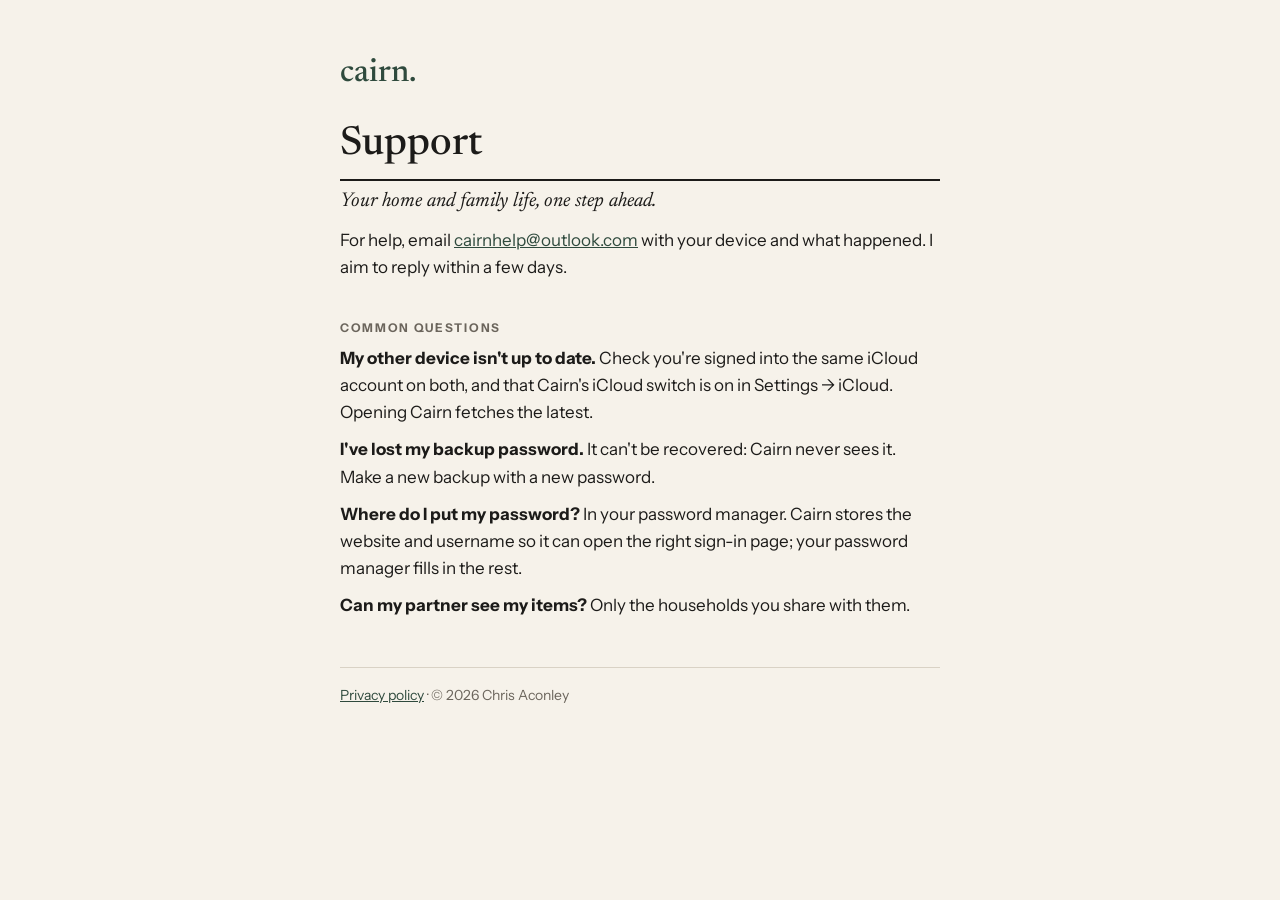
<file: index.html>
<!doctype html><html lang="en-GB"><head><meta charset="utf-8"><meta name="viewport" content="width=device-width,initial-scale=1"><link rel="preconnect" href="https://fonts.googleapis.com"><link href="https://fonts.googleapis.com/css2?family=Newsreader:ital,opsz,wght@0,6..72,500;1,6..72,400&family=Instrument+Sans:wght@400;600&display=swap" rel="stylesheet"><link rel="stylesheet" href="style.css"><title>Cairn Support</title></head><body><main>
<span class="mark">cairn.</span>
<h1>Support</h1>
<p class="lede">Your home and family life, one step ahead.</p>
<p>For help, email <a href="mailto:cairnhelp@outlook.com">cairnhelp@outlook.com</a> with your device and what happened. I aim to reply within a few days.</p>
<h2>Common questions</h2>
<p><strong>My other device isn't up to date.</strong> Check you're signed into the same iCloud account on both, and that Cairn's iCloud switch is on in Settings → iCloud. Opening Cairn fetches the latest.</p>
<p><strong>I've lost my backup password.</strong> It can't be recovered: Cairn never sees it. Make a new backup with a new password.</p>
<p><strong>Where do I put my password?</strong> In your password manager. Cairn stores the website and username so it can open the right sign-in page; your password manager fills in the rest.</p>
<p><strong>Can my partner see my items?</strong> Only the households you share with them.</p>
<footer><a href="privacy.html">Privacy policy</a> · © 2026 Chris Aconley</footer>
</main></body></html>
</file>
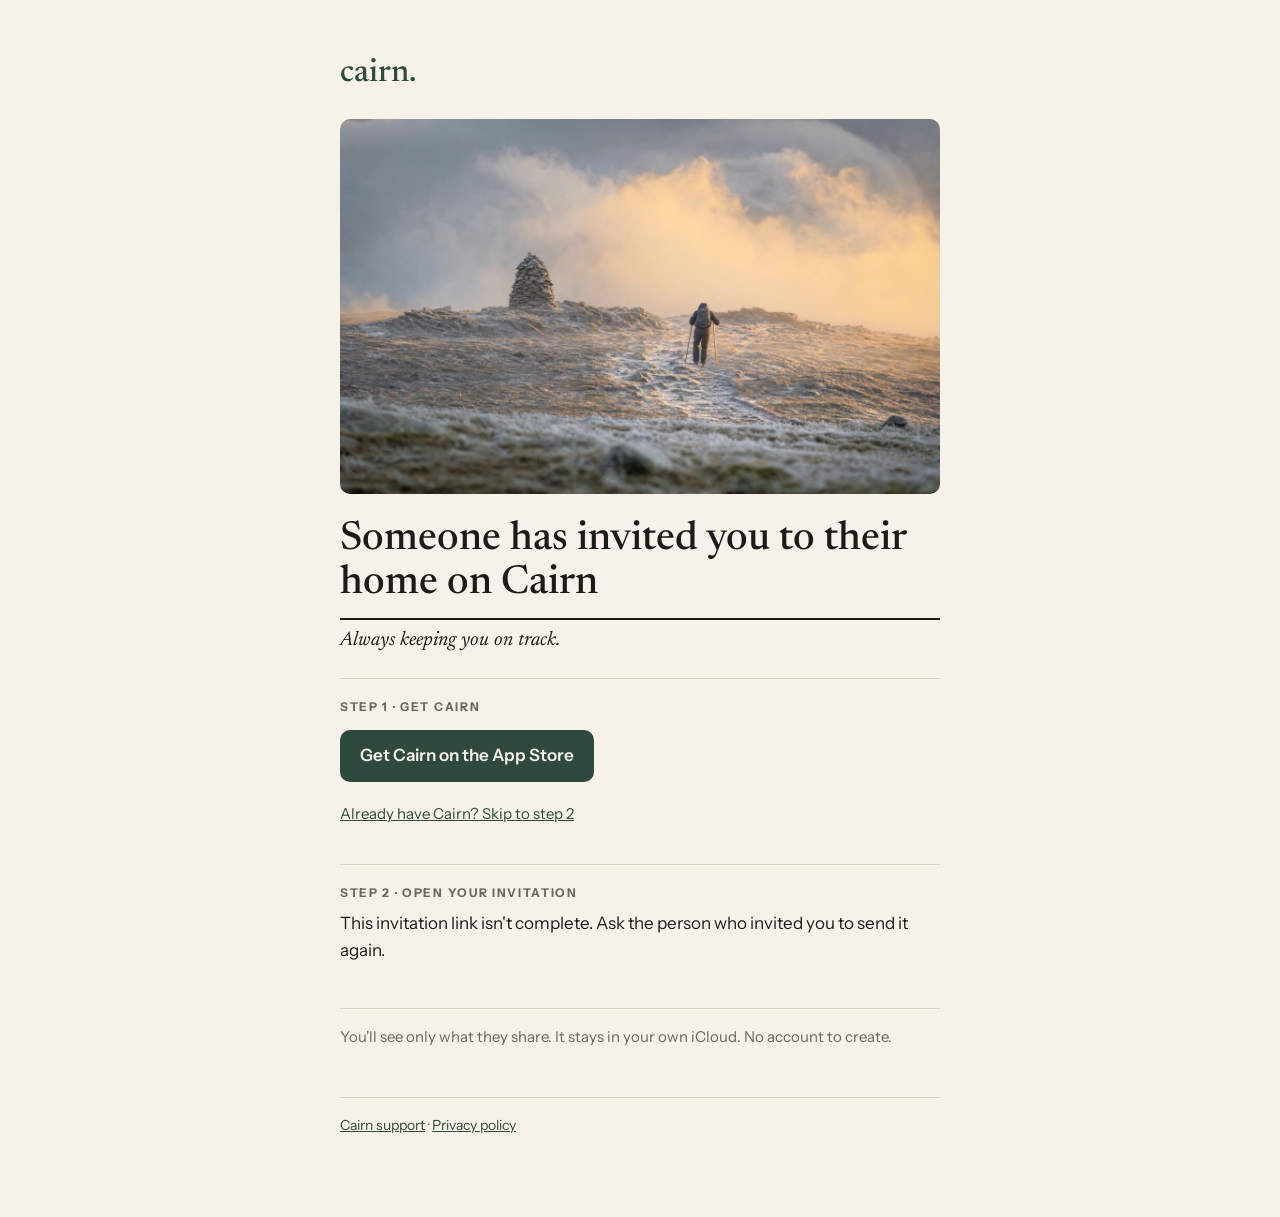
<file: invite.html>
<!doctype html>
<html lang="en-GB">
<head>
<meta charset="utf-8">
<meta name="viewport" content="width=device-width,initial-scale=1">
<meta name="referrer" content="no-referrer">
<link rel="preconnect" href="https://fonts.googleapis.com">
<link href="https://fonts.googleapis.com/css2?family=Newsreader:ital,opsz,wght@0,6..72,500;1,6..72,400&family=Instrument+Sans:wght@400;600&display=swap" rel="stylesheet">
<link rel="stylesheet" href="style.css">
<title>You're invited to Cairn</title>
<style>
  .hero{display:block;width:100%;height:auto;border-radius:10px;margin:20px 0 4px}
  h1{overflow-wrap:anywhere}
  .step{border-top:1px solid var(--rule);padding:18px 0 6px;margin-top:22px}
  .step h2{margin-top:0}
  .button{display:inline-block;background:var(--accent);color:var(--paper);text-decoration:none;font-weight:600;
          padding:12px 20px;border-radius:10px;margin:6px 0 10px}
  .skip{font-size:15px}
  .note{color:var(--quiet);font-size:15px}
  .private{border-top:1px solid var(--rule);margin-top:28px;padding-top:16px;color:var(--quiet);font-size:15px}
  [hidden]{display:none!important}
</style>
</head>
<body>
<main>
<span class="mark">cairn.</span>
<img class="hero" src="invite-cairn.jpg" alt="Five stones stacked into a cairn on a golden hillside" width="1280" height="800">
<h1 id="headline">You've been invited to Cairn</h1>
<p class="lede">Always keeping you on track.</p>

<section class="step" id="step1">
  <h2>Step 1 · Get Cairn</h2>
  <p id="store"><a class="button" id="store-link" href="https://apps.apple.com/gb/app/id6828788737">Get Cairn on the App Store</a></p>
  <p id="testing" hidden>Cairn isn't on the App Store yet. <span id="ask">Ask the person who invited you</span> for a test version, then come back here.</p>
  <p class="skip"><a href="#open" id="skip">Already have Cairn? Skip to step 2</a></p>
</section>

<section class="step" id="open">
  <h2>Step 2 · Open your invitation</h2>
  <p id="open-ok"><a class="button" id="share-link" href="#">Open your invitation</a></p>
  <p class="note" id="open-note">Open this on the iPhone, iPad or Mac where Cairn is installed.</p>
  <p id="open-bad" hidden>This invitation link isn't complete. Ask <span id="bad-who">whoever invited you</span> to send it again.</p>
</section>

<p class="private" id="private">You'll see only what you're shared. It stays in your own iCloud. No account to create.</p>

<footer><a href="./">Cairn support</a> · <a href="privacy.html">Privacy policy</a></footer>
</main>

<script>
// Cairn's App Store ID. TO DO: fill this in from App Store Connect (App
// Information → Apple ID) once Cairn has one; until then the button opens an
// App Store search for Cairn.
var APP_STORE_ID = "6828788737";

// Everything personal travels only in the # fragment, which browsers never
// send to a server. Plain parsing (no URL or URLSearchParams), so Cairn's
// own tests can run this exact function in JavaScriptCore.
function parseInvite(hash) {
  var out = { from: "", households: [], pre: false, share: "" };
  var s = String(hash || "");
  if (s.charAt(0) === "#") s = s.slice(1);
  if (!s) return out;
  var parts = s.split("&");
  for (var i = 0; i < parts.length; i++) {
    var eq = parts[i].indexOf("=");
    if (eq < 1) continue;
    var key = parts[i].slice(0, eq), value;
    try { value = decodeURIComponent(parts[i].slice(eq + 1)); } catch (e) { continue; }
    value = value.replace(/[\u0000-\u001F\u007F]/g, "").trim();
    if (key === "from") out.from = clip(value, 60);
    else if (key === "h" && value && out.households.length < 12) out.households.push(clip(value, 80));
    else if (key === "pre") out.pre = value === "1";
    else if (key === "share") out.share = safeShare(value);
  }
  return out;
}

// Only an iCloud share link is ever used for step 2.
function safeShare(url) {
  var prefix = "https://www.icloud.com/share/";
  if (url.indexOf(prefix) !== 0) return "";
  if (url.length <= prefix.length || url.length > 300) return "";
  if (/[\s"'<>\\`]/.test(url)) return "";
  return url;
}

function clip(s, n) {
  var chars = Array.from(s);
  return chars.length > n ? chars.slice(0, n).join("") + "…" : s;
}

function list(names) {
  if (names.length < 2) return names.join("");
  return names.slice(0, -1).join(", ") + " and " + names[names.length - 1];
}

function headline(inv) {
  var who = inv.from || "Someone";
  var where = inv.households.length ? list(inv.households) : "their home";
  return who + " has invited you to " + where + " on Cairn";
}

function fill(inv) {
  var who = inv.from || "the person who invited you";
  document.getElementById("headline").textContent = headline(inv);
  document.title = headline(inv);
  if (APP_STORE_ID) {
    document.getElementById("store-link").href = "https://apps.apple.com/gb/app/id" + APP_STORE_ID;
  }
  // Every part is set both ways: a second invitation opened in the same tab
  // changes only the # and must replace the first one completely.
  document.getElementById("store").hidden = inv.pre;
  document.getElementById("testing").hidden = !inv.pre;
  document.getElementById("ask").textContent = "Ask " + who;
  document.getElementById("share-link").href = inv.share || "#";
  document.getElementById("open-ok").hidden = !inv.share;
  document.getElementById("open-note").hidden = !inv.share;
  document.getElementById("open-bad").hidden = !!inv.share;
  document.getElementById("bad-who").textContent = who;
  document.getElementById("private").textContent =
    "You'll see only what " + (inv.from ? inv.from + " shares" : "they share") + ". It stays in your own iCloud. No account to create.";
}

if (typeof document !== "undefined") {
  fill(parseInvite(location.hash));
  window.addEventListener("hashchange", function () { fill(parseInvite(location.hash)); });
  // Scroll, never replace the # (that would lose the invitation's details).
  document.getElementById("skip").addEventListener("click", function (e) {
    e.preventDefault();
    document.getElementById("open").scrollIntoView({ behavior: "smooth" });
  });
}
</script>
</body>
</html>
</file>
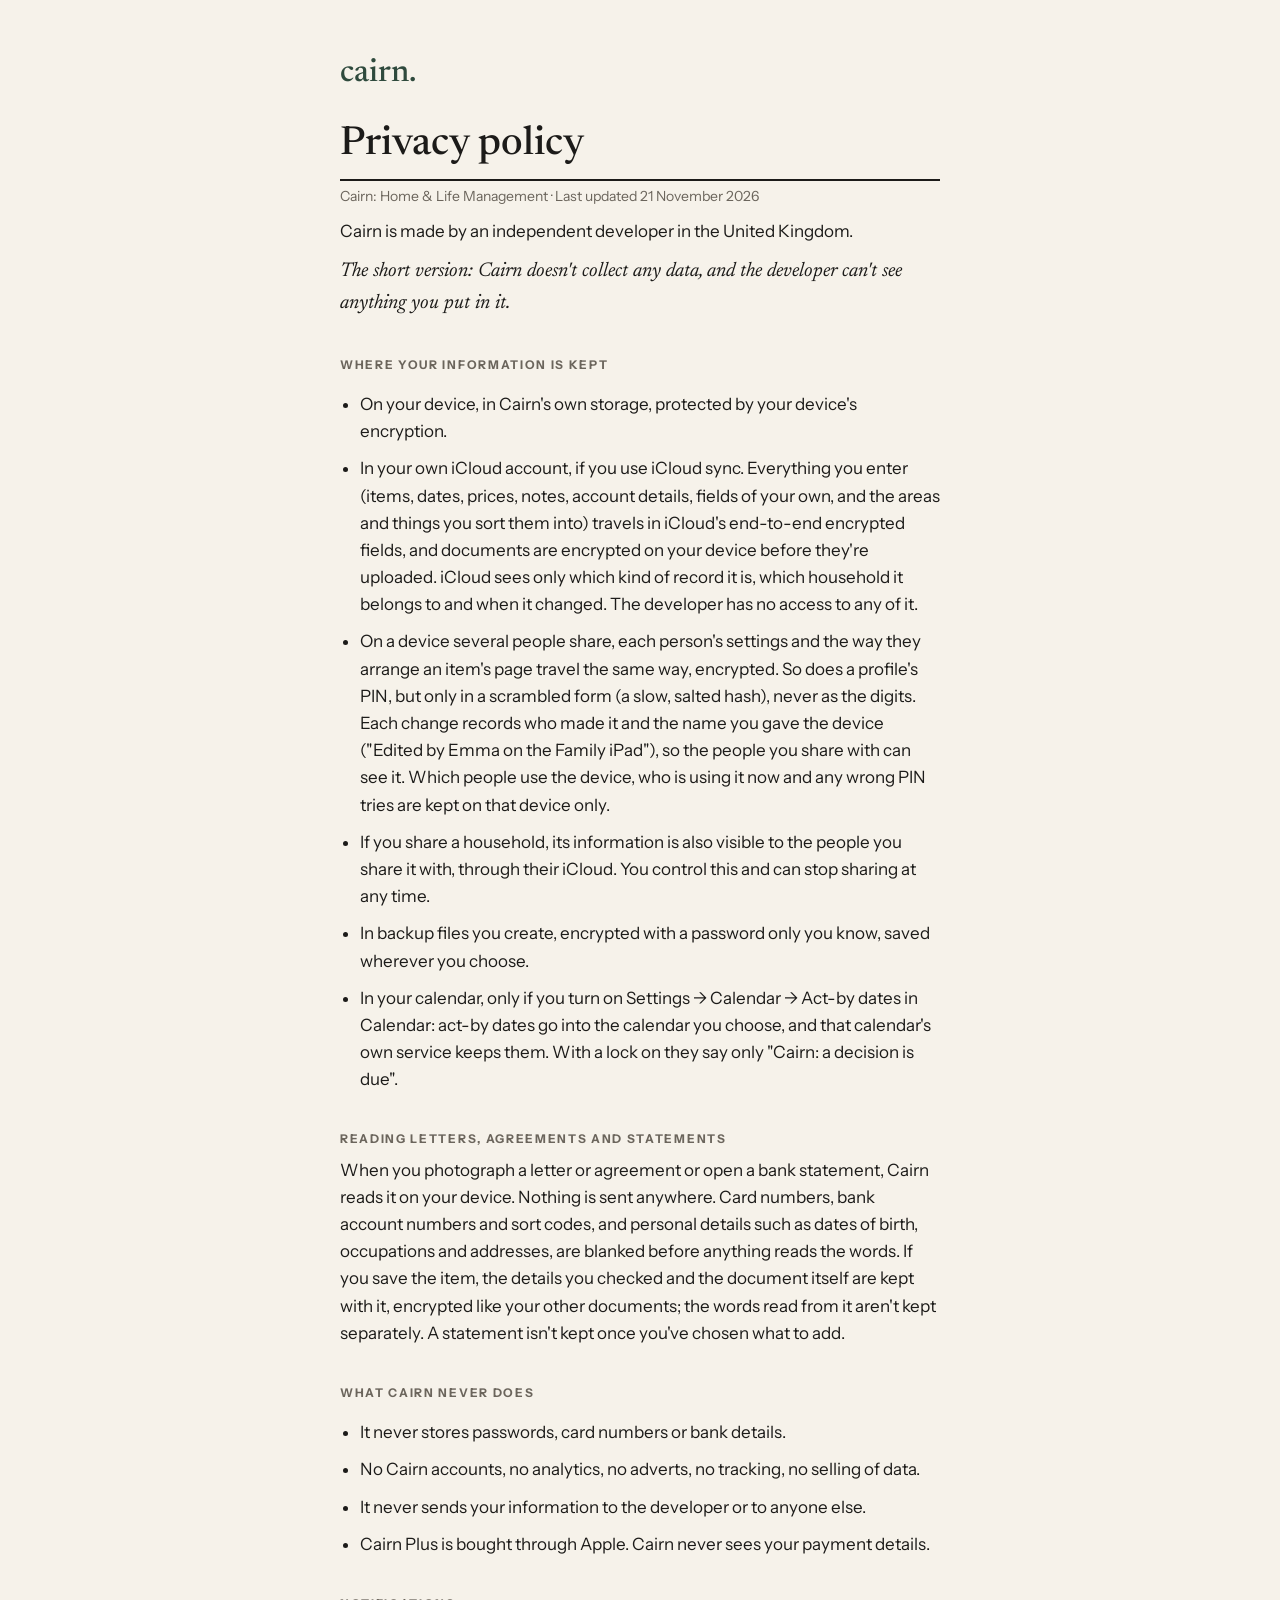
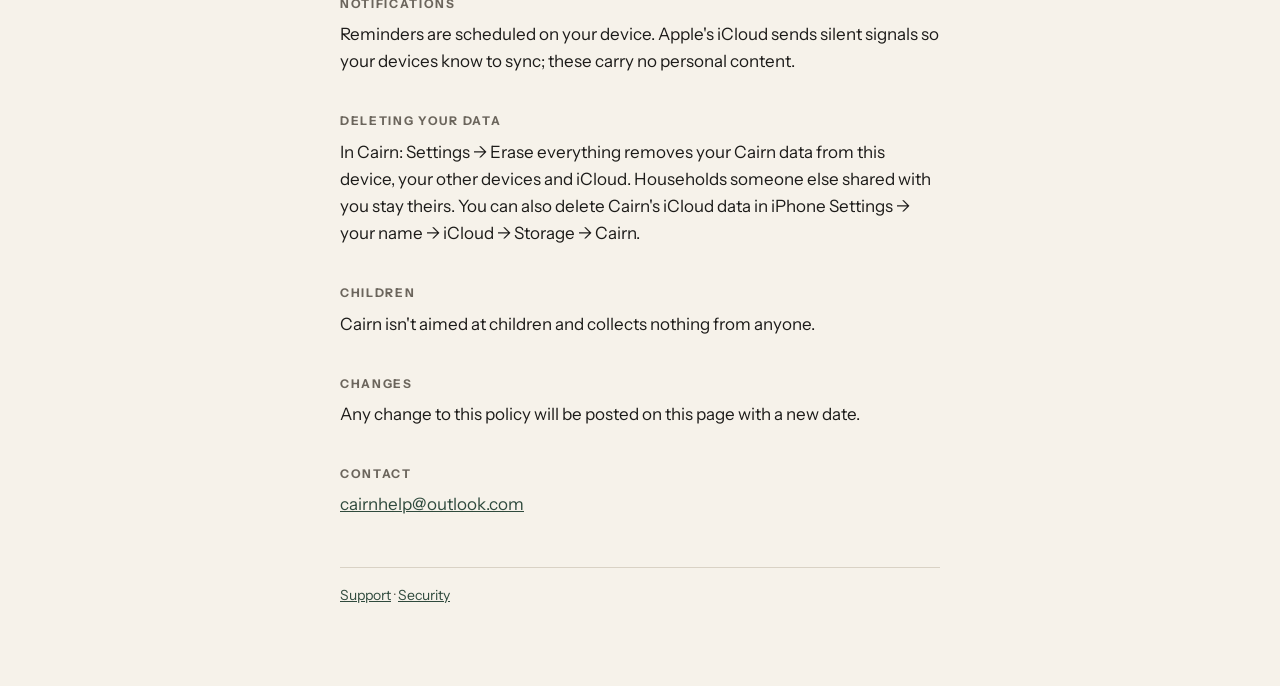
<file: privacy.html>
<!doctype html><html lang="en-GB"><head><meta charset="utf-8"><meta name="viewport" content="width=device-width,initial-scale=1"><link rel="preconnect" href="https://fonts.googleapis.com"><link href="https://fonts.googleapis.com/css2?family=Newsreader:ital,opsz,wght@0,6..72,500;1,6..72,400&family=Instrument+Sans:wght@400;600&display=swap" rel="stylesheet"><link rel="stylesheet" href="style.css"><title>Cairn Privacy Policy</title></head><body><main>
<a class="mark" href="./">cairn.</a>
<h1>Privacy policy</h1>
<p class="meta">Cairn: Home &amp; Life Management · Last updated 21 November 2026</p>
<p>Cairn is made by an independent developer in the United Kingdom.</p>
<p class="lede">The short version: Cairn doesn't collect any data, and the developer can't see anything you put in it.</p>
<h2>Where your information is kept</h2>
<ul>
<li>On your device, in Cairn's own storage, protected by your device's encryption.</li>
<li>In your own iCloud account, if you use iCloud sync. Everything you enter (items, dates, prices, notes, account details, fields of your own, and the areas and things you sort them into) travels in iCloud's end-to-end encrypted fields, and documents are encrypted on your device before they're uploaded. iCloud sees only which kind of record it is, which household it belongs to and when it changed. The developer has no access to any of it.</li>
<li>On a device several people share, each person's settings and the way they arrange an item's page travel the same way, encrypted. So does a profile's PIN, but only in a scrambled form (a slow, salted hash), never as the digits. Each change records who made it and the name you gave the device ("Edited by Emma on the Family iPad"), so the people you share with can see it. Which people use the device, who is using it now and any wrong PIN tries are kept on that device only.</li>
<li>If you share a household, its information is also visible to the people you share it with, through their iCloud. You control this and can stop sharing at any time.</li>
<li>In backup files you create, encrypted with a password only you know, saved wherever you choose.</li>
<li>In your calendar, only if you turn on Settings → Calendar → Act-by dates in Calendar: act-by dates go into the calendar you choose, and that calendar's own service keeps them. With a lock on they say only "Cairn: a decision is due".</li>
</ul>
<h2>Reading letters, agreements and statements</h2>
<p>When you photograph a letter or agreement or open a bank statement, Cairn reads it on your device. Nothing is sent anywhere. Card numbers, bank account numbers and sort codes, and personal details such as dates of birth, occupations and addresses, are blanked before anything reads the words. If you save the item, the details you checked and the document itself are kept with it, encrypted like your other documents; the words read from it aren't kept separately. A statement isn't kept once you've chosen what to add.</p>
<h2>What Cairn never does</h2>
<ul>
<li>It never stores passwords, card numbers or bank details.</li>
<li>No Cairn accounts, no analytics, no adverts, no tracking, no selling of data.</li>
<li>It never sends your information to the developer or to anyone else.</li>
<li>Cairn Plus is bought through Apple. Cairn never sees your payment details.</li>
</ul>
<h2>Notifications</h2>
<p>Reminders are scheduled on your device. Apple's iCloud sends silent signals so your devices know to sync; these carry no personal content.</p>
<h2>Deleting your data</h2>
<p>In Cairn: Settings → Erase everything removes your Cairn data from this device, your other devices and iCloud. Households someone else shared with you stay theirs. You can also delete Cairn's iCloud data in iPhone Settings → your name → iCloud → Storage → Cairn.</p>
<h2>Children</h2>
<p>Cairn isn't aimed at children and collects nothing from anyone.</p>
<h2>Changes</h2>
<p>Any change to this policy will be posted on this page with a new date.</p>
<h2>Contact</h2>
<p><a href="mailto:cairnhelp@outlook.com">cairnhelp@outlook.com</a></p>
<footer><a href="support.html">Support</a> · <a href="security.html">Security</a></footer>
</main></body></html>
</file>
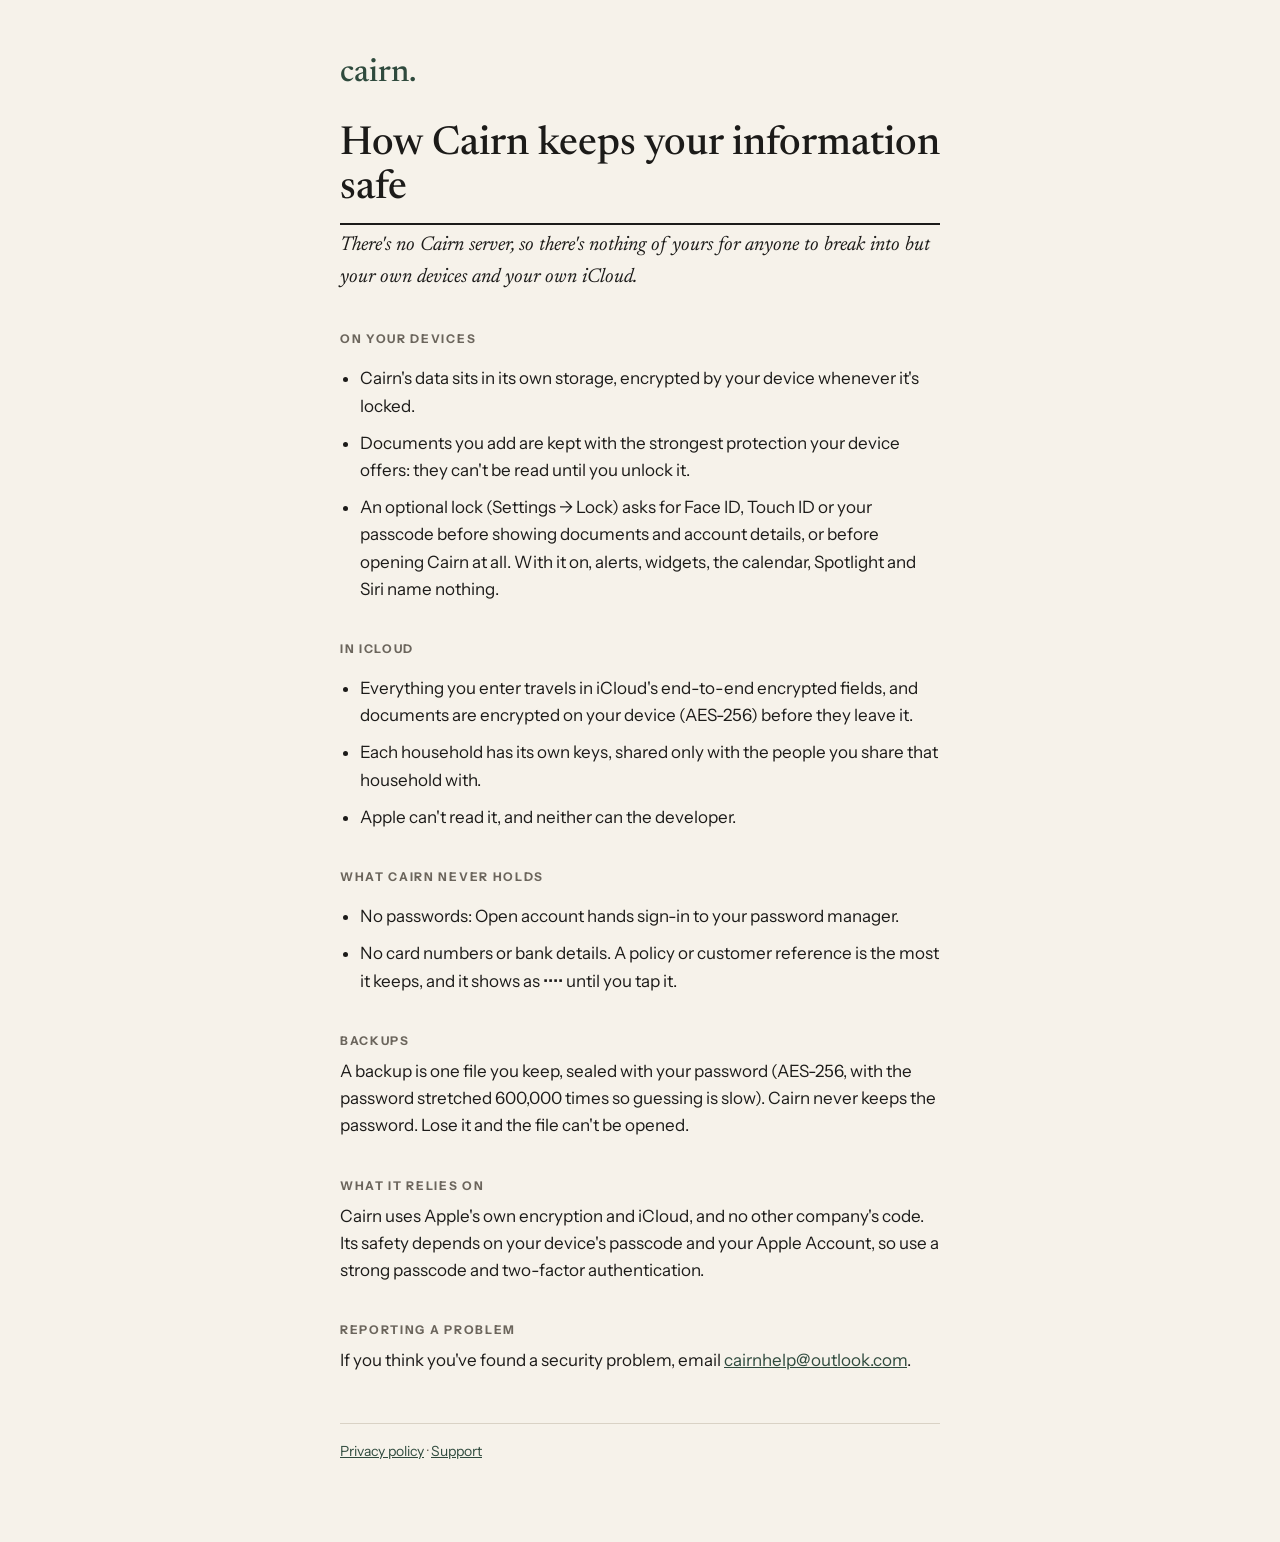
<file: security.html>
<!doctype html><html lang="en-GB"><head><meta charset="utf-8"><meta name="viewport" content="width=device-width,initial-scale=1"><link rel="preconnect" href="https://fonts.googleapis.com"><link href="https://fonts.googleapis.com/css2?family=Newsreader:ital,opsz,wght@0,6..72,500;1,6..72,400&family=Instrument+Sans:wght@400;600&display=swap" rel="stylesheet"><link rel="stylesheet" href="style.css"><title>Cairn Security</title></head><body><main>
<a class="mark" href="./">cairn.</a>
<h1>How Cairn keeps your information safe</h1>
<p class="lede">There's no Cairn server, so there's nothing of yours for anyone to break into but your own devices and your own iCloud.</p>
<h2>On your devices</h2>
<ul>
<li>Cairn's data sits in its own storage, encrypted by your device whenever it's locked.</li>
<li>Documents you add are kept with the strongest protection your device offers: they can't be read until you unlock it.</li>
<li>An optional lock (Settings → Lock) asks for Face ID, Touch ID or your passcode before showing documents and account details, or before opening Cairn at all. With it on, alerts, widgets, the calendar, Spotlight and Siri name nothing.</li>
</ul>
<h2>In iCloud</h2>
<ul>
<li>Everything you enter travels in iCloud's end-to-end encrypted fields, and documents are encrypted on your device (AES-256) before they leave it.</li>
<li>Each household has its own keys, shared only with the people you share that household with.</li>
<li>Apple can't read it, and neither can the developer.</li>
</ul>
<h2>What Cairn never holds</h2>
<ul>
<li>No passwords: Open account hands sign-in to your password manager.</li>
<li>No card numbers or bank details. A policy or customer reference is the most it keeps, and it shows as •••• until you tap it.</li>
</ul>
<h2>Backups</h2>
<p>A backup is one file you keep, sealed with your password (AES-256, with the password stretched 600,000 times so guessing is slow). Cairn never keeps the password. Lose it and the file can't be opened.</p>
<h2>What it relies on</h2>
<p>Cairn uses Apple's own encryption and iCloud, and no other company's code. Its safety depends on your device's passcode and your Apple Account, so use a strong passcode and two-factor authentication.</p>
<h2>Reporting a problem</h2>
<p>If you think you've found a security problem, email <a href="mailto:cairnhelp@outlook.com">cairnhelp@outlook.com</a>.</p>
<footer><a href="privacy.html">Privacy policy</a> · <a href="support.html">Support</a></footer>
</main></body></html>
</file>
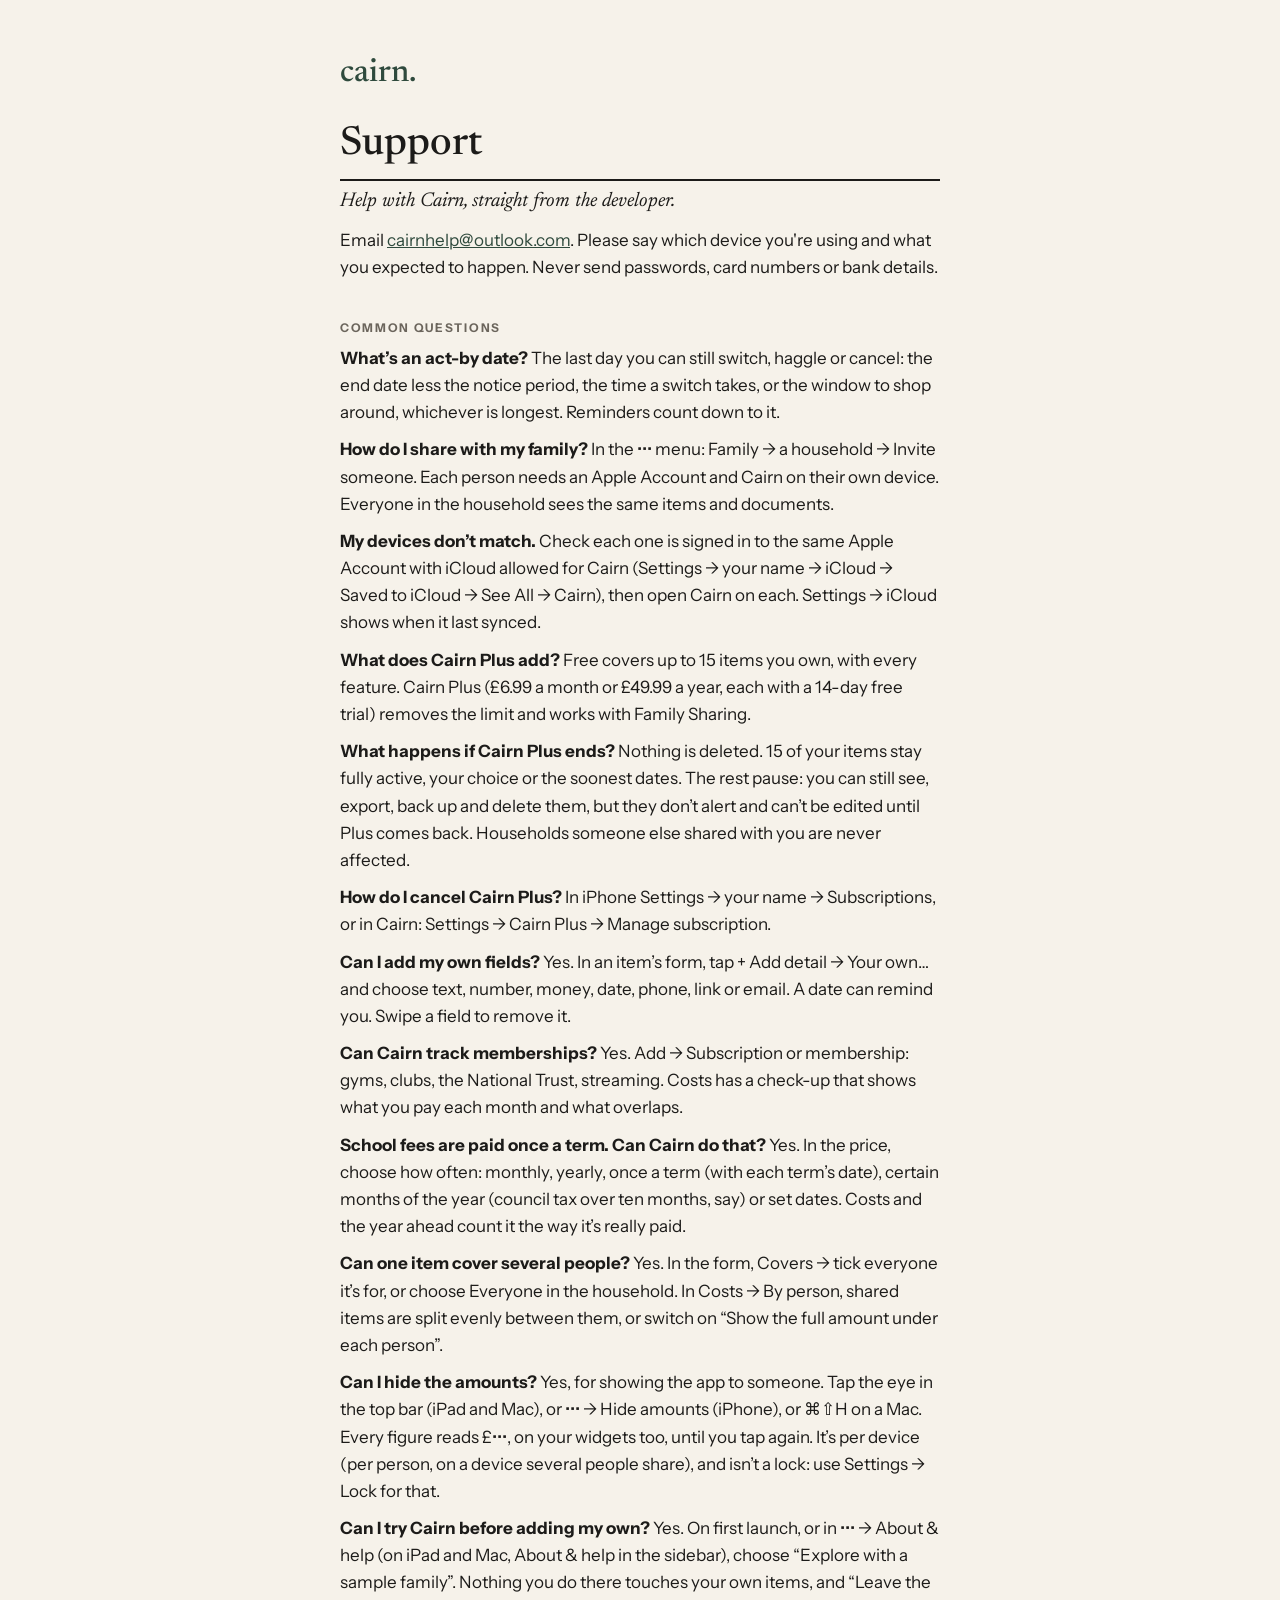
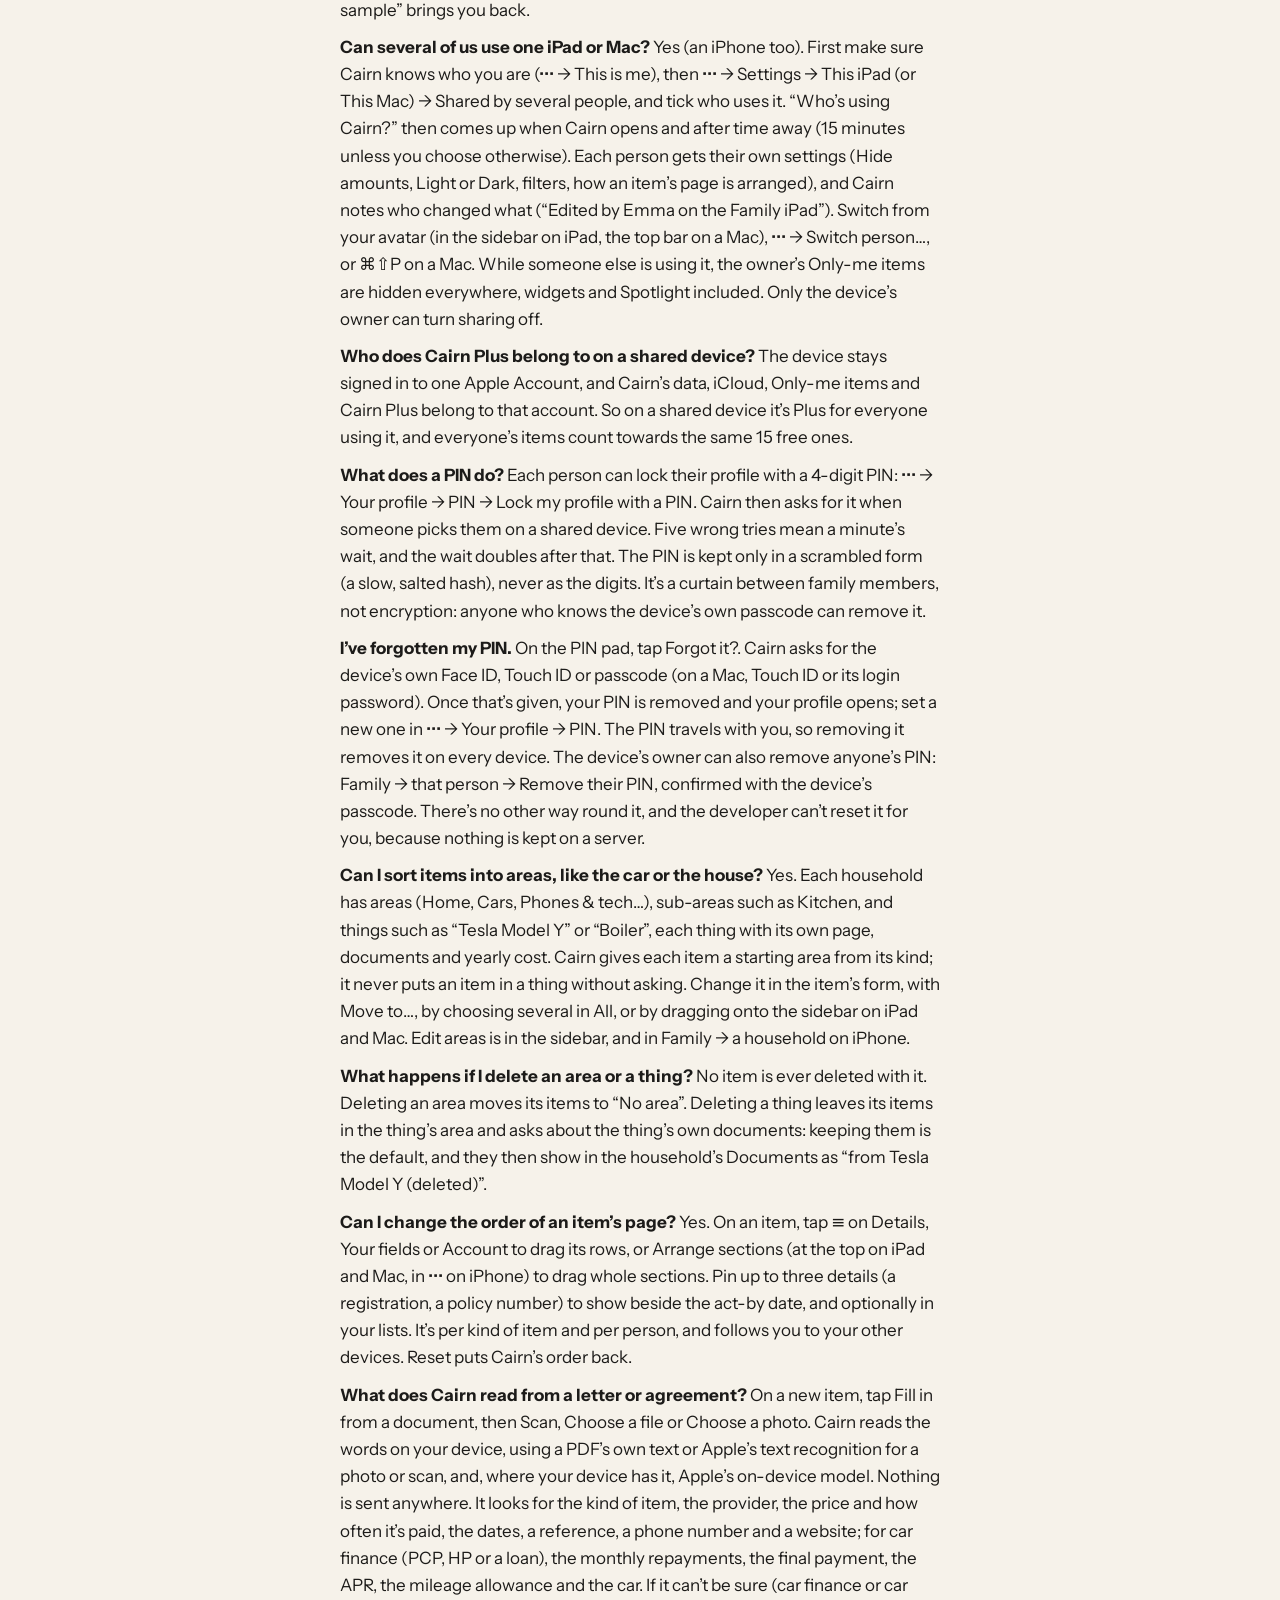
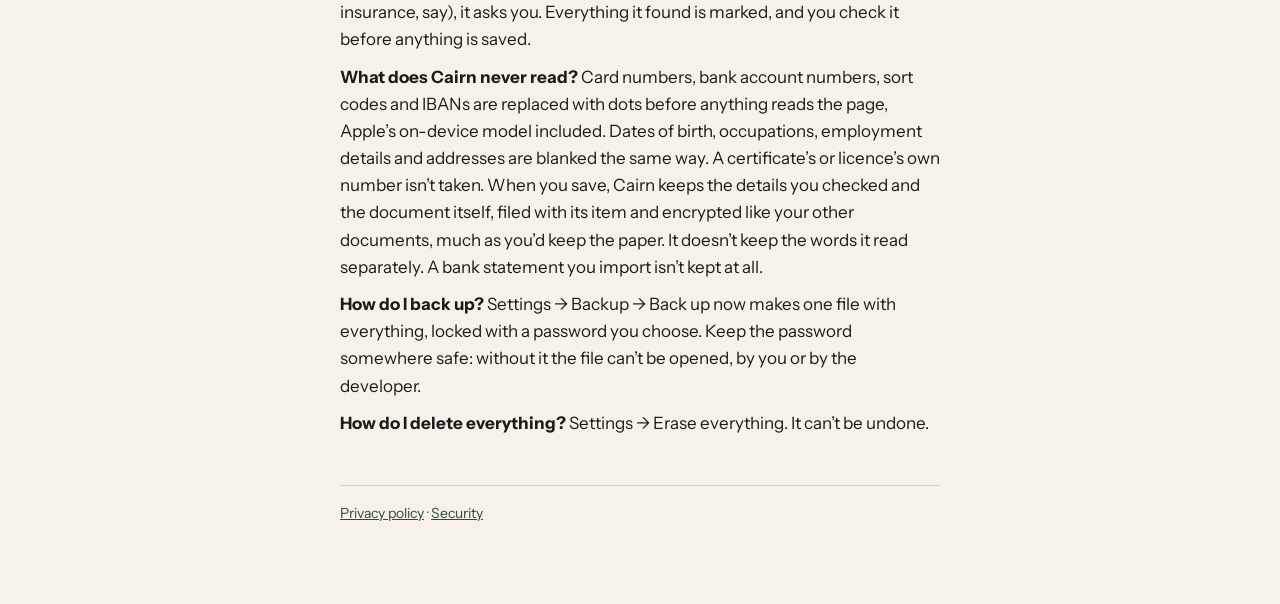
<file: support.html>
<!doctype html><html lang="en-GB"><head><meta charset="utf-8"><meta name="viewport" content="width=device-width,initial-scale=1"><link rel="preconnect" href="https://fonts.googleapis.com"><link href="https://fonts.googleapis.com/css2?family=Newsreader:ital,opsz,wght@0,6..72,500;1,6..72,400&family=Instrument+Sans:wght@400;600&display=swap" rel="stylesheet"><link rel="stylesheet" href="style.css"><title>Cairn Support</title></head><body><main>
<a class="mark" href="./">cairn.</a>
<h1>Support</h1>
<p class="lede">Help with Cairn, straight from the developer.</p>
<p>Email <a href="mailto:cairnhelp@outlook.com">cairnhelp@outlook.com</a>. Please say which device you're using and what you expected to happen. Never send passwords, card numbers or bank details.</p>
<h2>Common questions</h2>
<!-- FAQ:start -->
<p><strong>What’s an act-by date?</strong> The last day you can still switch, haggle or cancel: the end date less the notice period, the time a switch takes, or the window to shop around, whichever is longest. Reminders count down to it.</p>
<p><strong>How do I share with my family?</strong> In the ••• menu: Family → a household → Invite someone. Each person needs an Apple Account and Cairn on their own device. Everyone in the household sees the same items and documents.</p>
<p><strong>My devices don’t match.</strong> Check each one is signed in to the same Apple Account with iCloud allowed for Cairn (Settings → your name → iCloud → Saved to iCloud → See All → Cairn), then open Cairn on each. Settings → iCloud shows when it last synced.</p>
<p><strong>What does Cairn Plus add?</strong> Free covers up to 15 items you own, with every feature. Cairn Plus (£6.99 a month or £49.99 a year, each with a 14-day free trial) removes the limit and works with Family Sharing.</p>
<p><strong>What happens if Cairn Plus ends?</strong> Nothing is deleted. 15 of your items stay fully active, your choice or the soonest dates. The rest pause: you can still see, export, back up and delete them, but they don’t alert and can’t be edited until Plus comes back. Households someone else shared with you are never affected.</p>
<p><strong>How do I cancel Cairn Plus?</strong> In iPhone Settings → your name → Subscriptions, or in Cairn: Settings → Cairn Plus → Manage subscription.</p>
<p><strong>Can I add my own fields?</strong> Yes. In an item’s form, tap + Add detail → Your own… and choose text, number, money, date, phone, link or email. A date can remind you. Swipe a field to remove it.</p>
<p><strong>Can Cairn track memberships?</strong> Yes. Add → Subscription or membership: gyms, clubs, the National Trust, streaming. Costs has a check-up that shows what you pay each month and what overlaps.</p>
<p><strong>School fees are paid once a term. Can Cairn do that?</strong> Yes. In the price, choose how often: monthly, yearly, once a term (with each term’s date), certain months of the year (council tax over ten months, say) or set dates. Costs and the year ahead count it the way it’s really paid.</p>
<p><strong>Can one item cover several people?</strong> Yes. In the form, Covers → tick everyone it’s for, or choose Everyone in the household. In Costs → By person, shared items are split evenly between them, or switch on “Show the full amount under each person”.</p>
<p><strong>Can I hide the amounts?</strong> Yes, for showing the app to someone. Tap the eye in the top bar (iPad and Mac), or ••• → Hide amounts (iPhone), or ⌘⇧H on a Mac. Every figure reads £•••, on your widgets too, until you tap again. It’s per device (per person, on a device several people share), and isn’t a lock: use Settings → Lock for that.</p>
<p><strong>Can I try Cairn before adding my own?</strong> Yes. On first launch, or in ••• → About &amp; help (on iPad and Mac, About &amp; help in the sidebar), choose “Explore with a sample family”. Nothing you do there touches your own items, and “Leave the sample” brings you back.</p>
<p><strong>Can several of us use one iPad or Mac?</strong> Yes (an iPhone too). First make sure Cairn knows who you are (••• → This is me), then ••• → Settings → This iPad (or This Mac) → Shared by several people, and tick who uses it. “Who’s using Cairn?” then comes up when Cairn opens and after time away (15 minutes unless you choose otherwise). Each person gets their own settings (Hide amounts, Light or Dark, filters, how an item’s page is arranged), and Cairn notes who changed what (“Edited by Emma on the Family iPad”). Switch from your avatar (in the sidebar on iPad, the top bar on a Mac), ••• → Switch person…, or ⌘⇧P on a Mac. While someone else is using it, the owner’s Only-me items are hidden everywhere, widgets and Spotlight included. Only the device’s owner can turn sharing off.</p>
<p><strong>Who does Cairn Plus belong to on a shared device?</strong> The device stays signed in to one Apple Account, and Cairn’s data, iCloud, Only-me items and Cairn Plus belong to that account. So on a shared device it’s Plus for everyone using it, and everyone’s items count towards the same 15 free ones.</p>
<p><strong>What does a PIN do?</strong> Each person can lock their profile with a 4-digit PIN: ••• → Your profile → PIN → Lock my profile with a PIN. Cairn then asks for it when someone picks them on a shared device. Five wrong tries mean a minute’s wait, and the wait doubles after that. The PIN is kept only in a scrambled form (a slow, salted hash), never as the digits. It’s a curtain between family members, not encryption: anyone who knows the device’s own passcode can remove it.</p>
<p><strong>I’ve forgotten my PIN.</strong> On the PIN pad, tap Forgot it?. Cairn asks for the device’s own Face ID, Touch ID or passcode (on a Mac, Touch ID or its login password). Once that’s given, your PIN is removed and your profile opens; set a new one in ••• → Your profile → PIN. The PIN travels with you, so removing it removes it on every device. The device’s owner can also remove anyone’s PIN: Family → that person → Remove their PIN, confirmed with the device’s passcode. There’s no other way round it, and the developer can’t reset it for you, because nothing is kept on a server.</p>
<p><strong>Can I sort items into areas, like the car or the house?</strong> Yes. Each household has areas (Home, Cars, Phones &amp; tech…), sub-areas such as Kitchen, and things such as “Tesla Model Y” or “Boiler”, each thing with its own page, documents and yearly cost. Cairn gives each item a starting area from its kind; it never puts an item in a thing without asking. Change it in the item’s form, with Move to…, by choosing several in All, or by dragging onto the sidebar on iPad and Mac. Edit areas is in the sidebar, and in Family → a household on iPhone.</p>
<p><strong>What happens if I delete an area or a thing?</strong> No item is ever deleted with it. Deleting an area moves its items to “No area”. Deleting a thing leaves its items in the thing’s area and asks about the thing’s own documents: keeping them is the default, and they then show in the household’s Documents as “from Tesla Model Y (deleted)”.</p>
<p><strong>Can I change the order of an item’s page?</strong> Yes. On an item, tap ≡ on Details, Your fields or Account to drag its rows, or Arrange sections (at the top on iPad and Mac, in ••• on iPhone) to drag whole sections. Pin up to three details (a registration, a policy number) to show beside the act-by date, and optionally in your lists. It’s per kind of item and per person, and follows you to your other devices. Reset puts Cairn’s order back.</p>
<p><strong>What does Cairn read from a letter or agreement?</strong> On a new item, tap Fill in from a document, then Scan, Choose a file or Choose a photo. Cairn reads the words on your device, using a PDF’s own text or Apple’s text recognition for a photo or scan, and, where your device has it, Apple’s on-device model. Nothing is sent anywhere. It looks for the kind of item, the provider, the price and how often it’s paid, the dates, a reference, a phone number and a website; for car finance (PCP, HP or a loan), the monthly repayments, the final payment, the APR, the mileage allowance and the car. If it can’t be sure (car finance or car insurance, say), it asks you. Everything it found is marked, and you check it before anything is saved.</p>
<p><strong>What does Cairn never read?</strong> Card numbers, bank account numbers, sort codes and IBANs are replaced with dots before anything reads the page, Apple’s on-device model included. Dates of birth, occupations, employment details and addresses are blanked the same way. A certificate’s or licence’s own number isn’t taken. When you save, Cairn keeps the details you checked and the document itself, filed with its item and encrypted like your other documents, much as you’d keep the paper. It doesn’t keep the words it read separately. A bank statement you import isn’t kept at all.</p>
<p><strong>How do I back up?</strong> Settings → Backup → Back up now makes one file with everything, locked with a password you choose. Keep the password somewhere safe: without it the file can’t be opened, by you or by the developer.</p>
<p><strong>How do I delete everything?</strong> Settings → Erase everything. It can’t be undone.</p>
<!-- FAQ:end -->
<footer><a href="privacy.html">Privacy policy</a> · <a href="security.html">Security</a></footer>
</main></body></html>
</file>
<file: style.css>
:root{--paper:#F6F2EA;--ink:#1C1B19;--rule:#D9D2C5;--quiet:#6B655C;--accent:#2F4A3D}
@media (prefers-color-scheme:dark){:root{--paper:#191814;--ink:#EDE6D8;--rule:#34312A;--quiet:#A39C8E;--accent:#9FC2AE}}
*{box-sizing:border-box}
body{margin:0;background:var(--paper);color:var(--ink);font:17px/1.6 "Instrument Sans",system-ui,sans-serif}
main{max-width:640px;margin:0 auto;padding:48px 20px 80px}
.mark{font-family:Newsreader,Georgia,serif;font-size:32px;font-weight:500;color:var(--accent);text-decoration:none}
h1{font-family:Newsreader,Georgia,serif;font-weight:500;font-size:40px;line-height:1.1;margin:24px 0 4px;border-bottom:2px solid var(--ink);padding-bottom:12px}
h2{font-size:12px;letter-spacing:.14em;text-transform:uppercase;color:var(--quiet);margin:36px 0 8px}
.lede{font-family:Newsreader,Georgia,serif;font-style:italic;font-size:20px}
p,li{margin:0 0 10px}ul{padding-left:20px}
.meta,footer{color:var(--quiet);font-size:14px}
footer{margin-top:48px;border-top:1px solid var(--rule);padding-top:16px}
a{color:var(--accent)}
</file>
